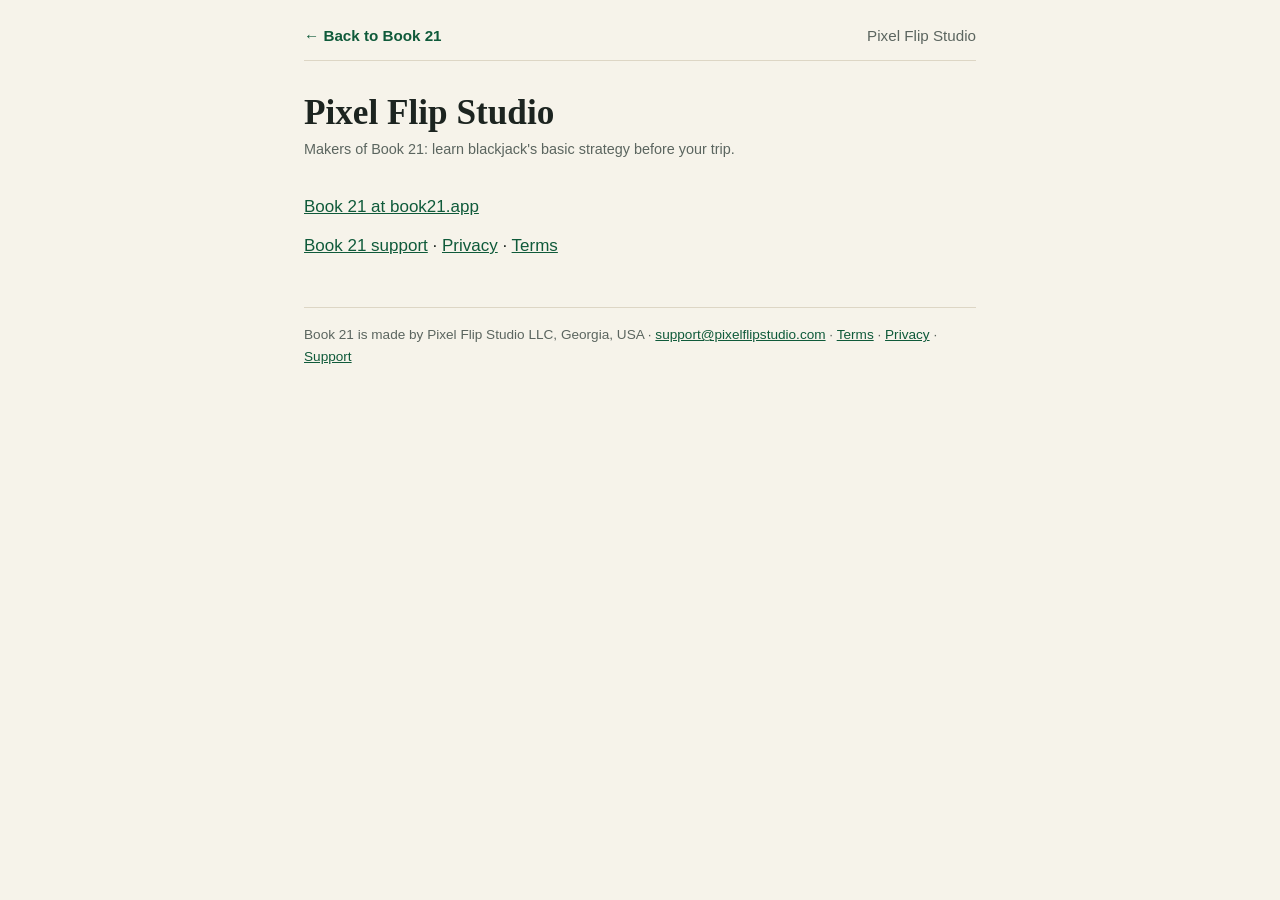
<file: index.html>
<!doctype html>
<html lang="en">
  <head>
    <meta charset="utf-8" />
    <meta name="viewport" content="width=device-width, initial-scale=1, viewport-fit=cover" />
    <title>Pixel Flip Studio · Book 21</title>
    <link rel="stylesheet" href="/style.css" />
  </head>
  <body>
    <main>
      <nav class="top">
        <a href="https://book21.app/">&larr; Back to Book 21</a><a href="/">Pixel Flip Studio</a>
      </nav>
      <h1>Pixel Flip Studio</h1>
      <p class="meta">Makers of Book 21: learn blackjack's basic strategy before your trip.</p>
      <p><a href="https://book21.app/">Book 21 at book21.app</a></p>
      <p>
        <a href="/book21/support/">Book 21 support</a> · <a href="/book21/privacy/">Privacy</a> ·
        <a href="/book21/terms/">Terms</a>
      </p>
      <footer>
        Book 21 is made by Pixel Flip Studio LLC, Georgia, USA ·
        <a href="mailto:support@pixelflipstudio.com">support@pixelflipstudio.com</a> ·
        <a href="/book21/terms/">Terms</a> · <a href="/book21/privacy/">Privacy</a> ·
        <a href="/book21/support/">Support</a>
      </footer>
    </main>
  </body>
</html>
</file>
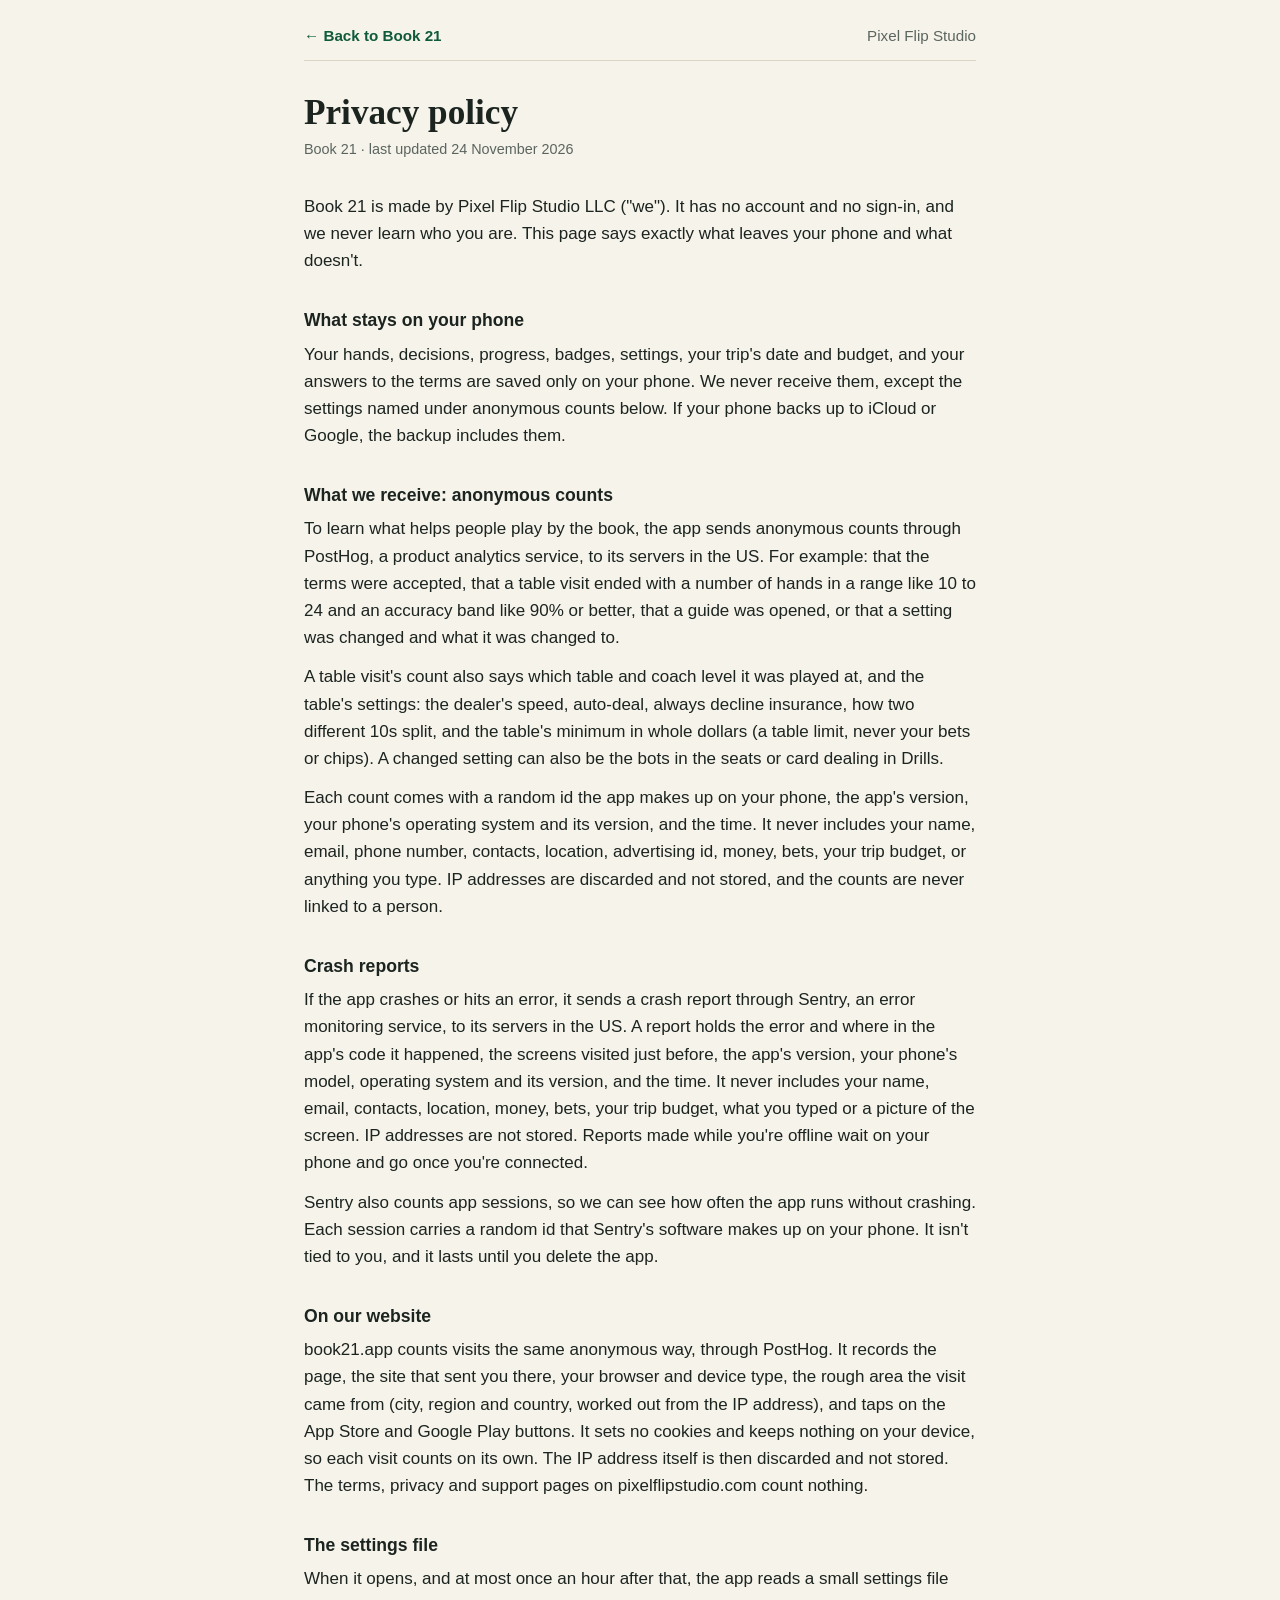
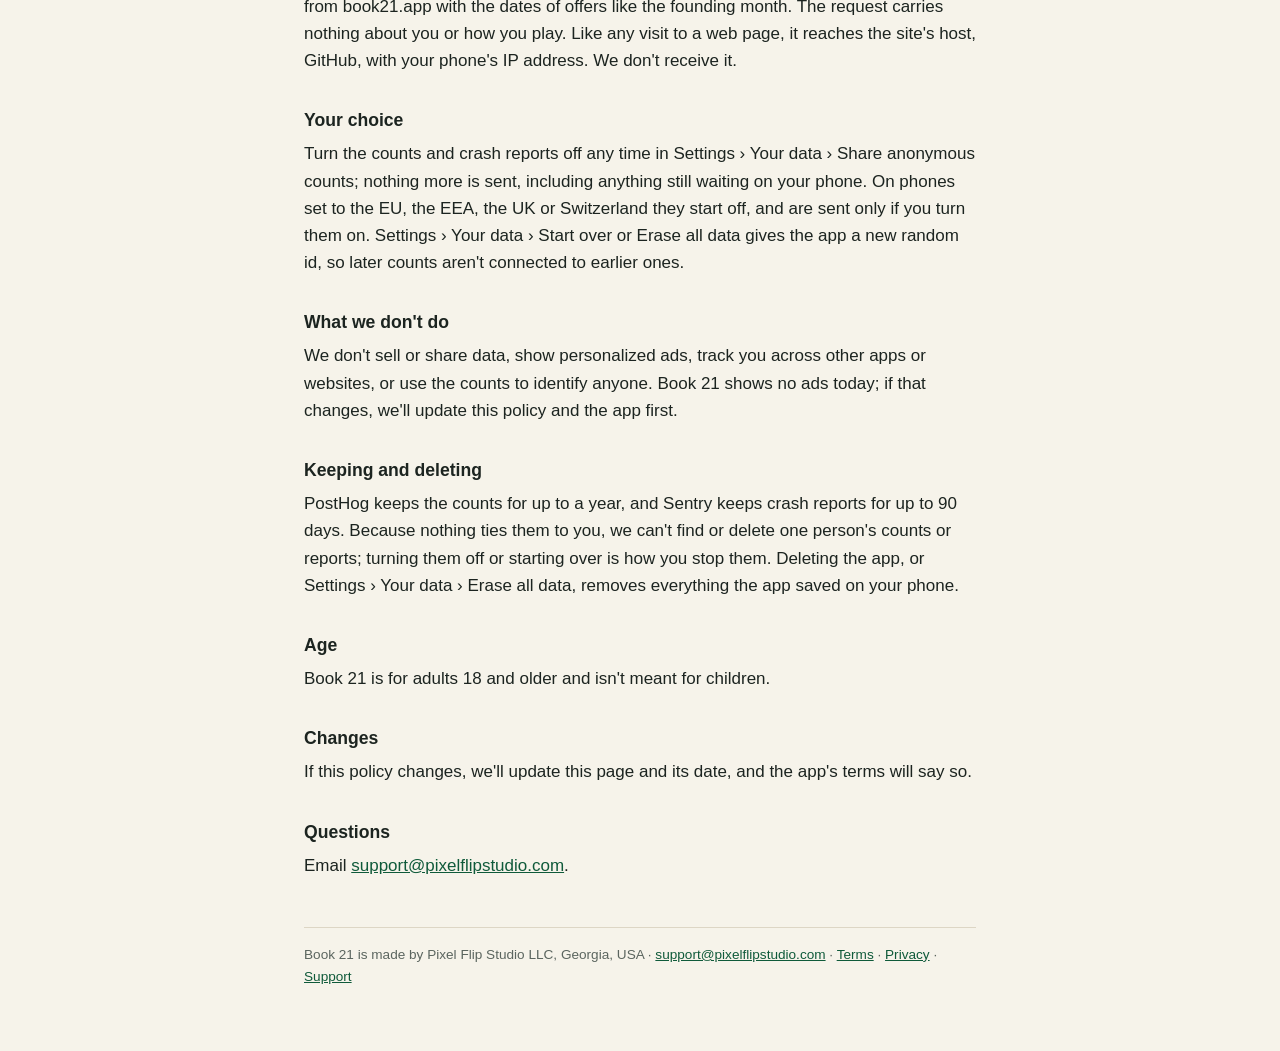
<file: book21/privacy/index.html>
<!doctype html>
<html lang="en">
  <head>
    <meta charset="utf-8" />
    <meta name="viewport" content="width=device-width, initial-scale=1, viewport-fit=cover" />
    <title>Privacy policy · Book 21</title>
    <link rel="stylesheet" href="/style.css" />
  </head>
  <body>
    <main>
      <nav class="top">
        <a href="https://book21.app/">&larr; Back to Book 21</a><a href="/">Pixel Flip Studio</a>
      </nav>
      <h1>Privacy policy</h1>
      <p class="meta">Book 21 · last updated 24 November 2026</p>
      <p>
        Book 21 is made by Pixel Flip Studio LLC ("we"). It has no account and no sign-in, and we
        never learn who you are. This page says exactly what leaves your phone and what doesn't.
      </p>
      <h2>What stays on your phone</h2>
      <p>
        Your hands, decisions, progress, badges, settings, your trip's date and budget, and your
        answers to the terms are saved only on your phone. We never receive them, except the
        settings named under anonymous counts below. If your phone backs up to iCloud or Google, the
        backup includes them.
      </p>
      <h2>What we receive: anonymous counts</h2>
      <p>
        To learn what helps people play by the book, the app sends anonymous counts through PostHog,
        a product analytics service, to its servers in the US. For example: that the terms were
        accepted, that a table visit ended with a number of hands in a range like 10 to 24 and an
        accuracy band like 90% or better, that a guide was opened, or that a setting was changed and
        what it was changed to.
      </p>
      <p>
        A table visit's count also says which table and coach level it was played at, and the
        table's settings: the dealer's speed, auto-deal, always decline insurance, how two different
        10s split, and the table's minimum in whole dollars (a table limit, never your bets or
        chips). A changed setting can also be the bots in the seats or card dealing in Drills.
      </p>
      <p>
        Each count comes with a random id the app makes up on your phone, the app's version, your
        phone's operating system and its version, and the time. It never includes your name, email,
        phone number, contacts, location, advertising id, money, bets, your trip budget, or anything
        you type. IP addresses are discarded and not stored, and the counts are never linked to a
        person.
      </p>
      <h2>Crash reports</h2>
      <p>
        If the app crashes or hits an error, it sends a crash report through Sentry, an error
        monitoring service, to its servers in the US. A report holds the error and where in the
        app's code it happened, the screens visited just before, the app's version, your phone's
        model, operating system and its version, and the time. It never includes your name, email,
        contacts, location, money, bets, your trip budget, what you typed or a picture of the
        screen. IP addresses are not stored. Reports made while you're offline wait on your phone
        and go once you're connected.
      </p>
      <p>
        Sentry also counts app sessions, so we can see how often the app runs without crashing. Each
        session carries a random id that Sentry's software makes up on your phone. It isn't tied to
        you, and it lasts until you delete the app.
      </p>
      <h2>On our website</h2>
      <p>
        book21.app counts visits the same anonymous way, through PostHog. It records the page, the
        site that sent you there, your browser and device type, the rough area the visit came from
        (city, region and country, worked out from the IP address), and taps on the App Store and
        Google Play buttons. It sets no cookies and keeps nothing on your device, so each visit
        counts on its own. The IP address itself is then discarded and not stored. The terms,
        privacy and support pages on pixelflipstudio.com count nothing.
      </p>
      <h2>The settings file</h2>
      <p>
        When it opens, and at most once an hour after that, the app reads a small settings file from
        book21.app with the dates of offers like the founding month. The request carries nothing
        about you or how you play. Like any visit to a web page, it reaches the site's host, GitHub,
        with your phone's IP address. We don't receive it.
      </p>
      <h2>Your choice</h2>
      <p>
        Turn the counts and crash reports off any time in Settings › Your data › Share anonymous
        counts; nothing more is sent, including anything still waiting on your phone. On phones set
        to the EU, the EEA, the UK or Switzerland they start off, and are sent only if you turn them
        on. Settings › Your data › Start over or Erase all data gives the app a new random id, so
        later counts aren't connected to earlier ones.
      </p>
      <h2>What we don't do</h2>
      <p>
        We don't sell or share data, show personalized ads, track you across other apps or websites,
        or use the counts to identify anyone. Book 21 shows no ads today; if that changes, we'll
        update this policy and the app first.
      </p>
      <h2>Keeping and deleting</h2>
      <p>
        PostHog keeps the counts for up to a year, and Sentry keeps crash reports for up to 90 days.
        Because nothing ties them to you, we can't find or delete one person's counts or reports;
        turning them off or starting over is how you stop them. Deleting the app, or Settings › Your
        data › Erase all data, removes everything the app saved on your phone.
      </p>
      <h2>Age</h2>
      <p>Book 21 is for adults 18 and older and isn't meant for children.</p>
      <h2>Changes</h2>
      <p>
        If this policy changes, we'll update this page and its date, and the app's terms will say
        so.
      </p>
      <h2>Questions</h2>
      <p>Email <a href="mailto:support@pixelflipstudio.com">support@pixelflipstudio.com</a>.</p>
      <footer>
        Book 21 is made by Pixel Flip Studio LLC, Georgia, USA ·
        <a href="mailto:support@pixelflipstudio.com">support@pixelflipstudio.com</a> ·
        <a href="/book21/terms/">Terms</a> · <a href="/book21/privacy/">Privacy</a> ·
        <a href="/book21/support/">Support</a>
      </footer>
    </main>
  </body>
</html>
</file>
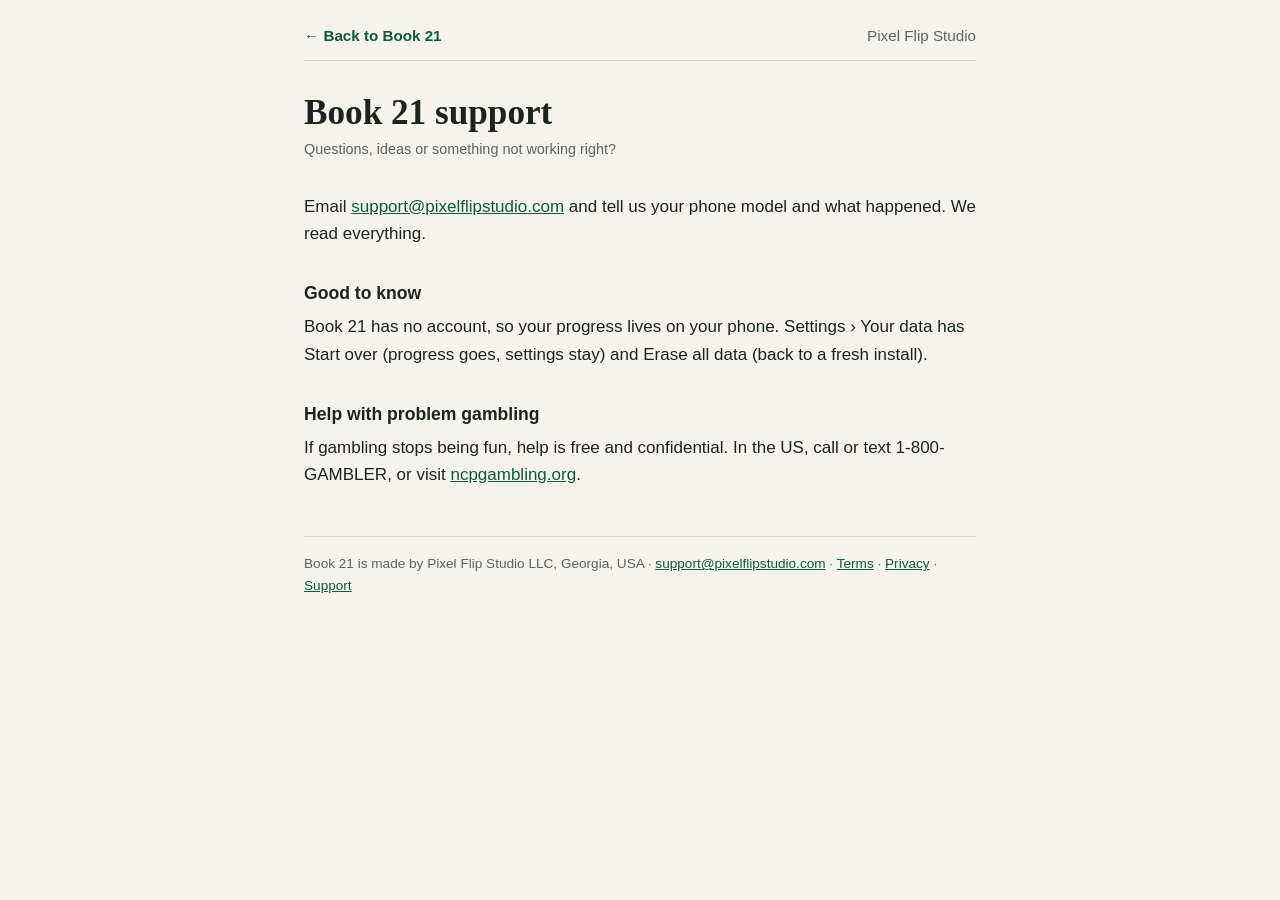
<file: book21/support/index.html>
<!doctype html>
<html lang="en">
  <head>
    <meta charset="utf-8" />
    <meta name="viewport" content="width=device-width, initial-scale=1, viewport-fit=cover" />
    <title>Support · Book 21</title>
    <link rel="stylesheet" href="/style.css" />
  </head>
  <body>
    <main>
      <nav class="top">
        <a href="https://book21.app/">&larr; Back to Book 21</a><a href="/">Pixel Flip Studio</a>
      </nav>
      <h1>Book 21 support</h1>
      <p class="meta">Questions, ideas or something not working right?</p>
      <p>
        Email <a href="mailto:support@pixelflipstudio.com">support@pixelflipstudio.com</a> and tell
        us your phone model and what happened. We read everything.
      </p>
      <h2>Good to know</h2>
      <p>
        Book 21 has no account, so your progress lives on your phone. Settings › Your data has Start
        over (progress goes, settings stay) and Erase all data (back to a fresh install).
      </p>
      <h2>Help with problem gambling</h2>
      <p>
        If gambling stops being fun, help is free and confidential. In the US, call or text
        1-800-GAMBLER, or visit <a href="https://www.ncpgambling.org">ncpgambling.org</a>.
      </p>
      <footer>
        Book 21 is made by Pixel Flip Studio LLC, Georgia, USA ·
        <a href="mailto:support@pixelflipstudio.com">support@pixelflipstudio.com</a> ·
        <a href="/book21/terms/">Terms</a> · <a href="/book21/privacy/">Privacy</a> ·
        <a href="/book21/support/">Support</a>
      </footer>
    </main>
  </body>
</html>
</file>
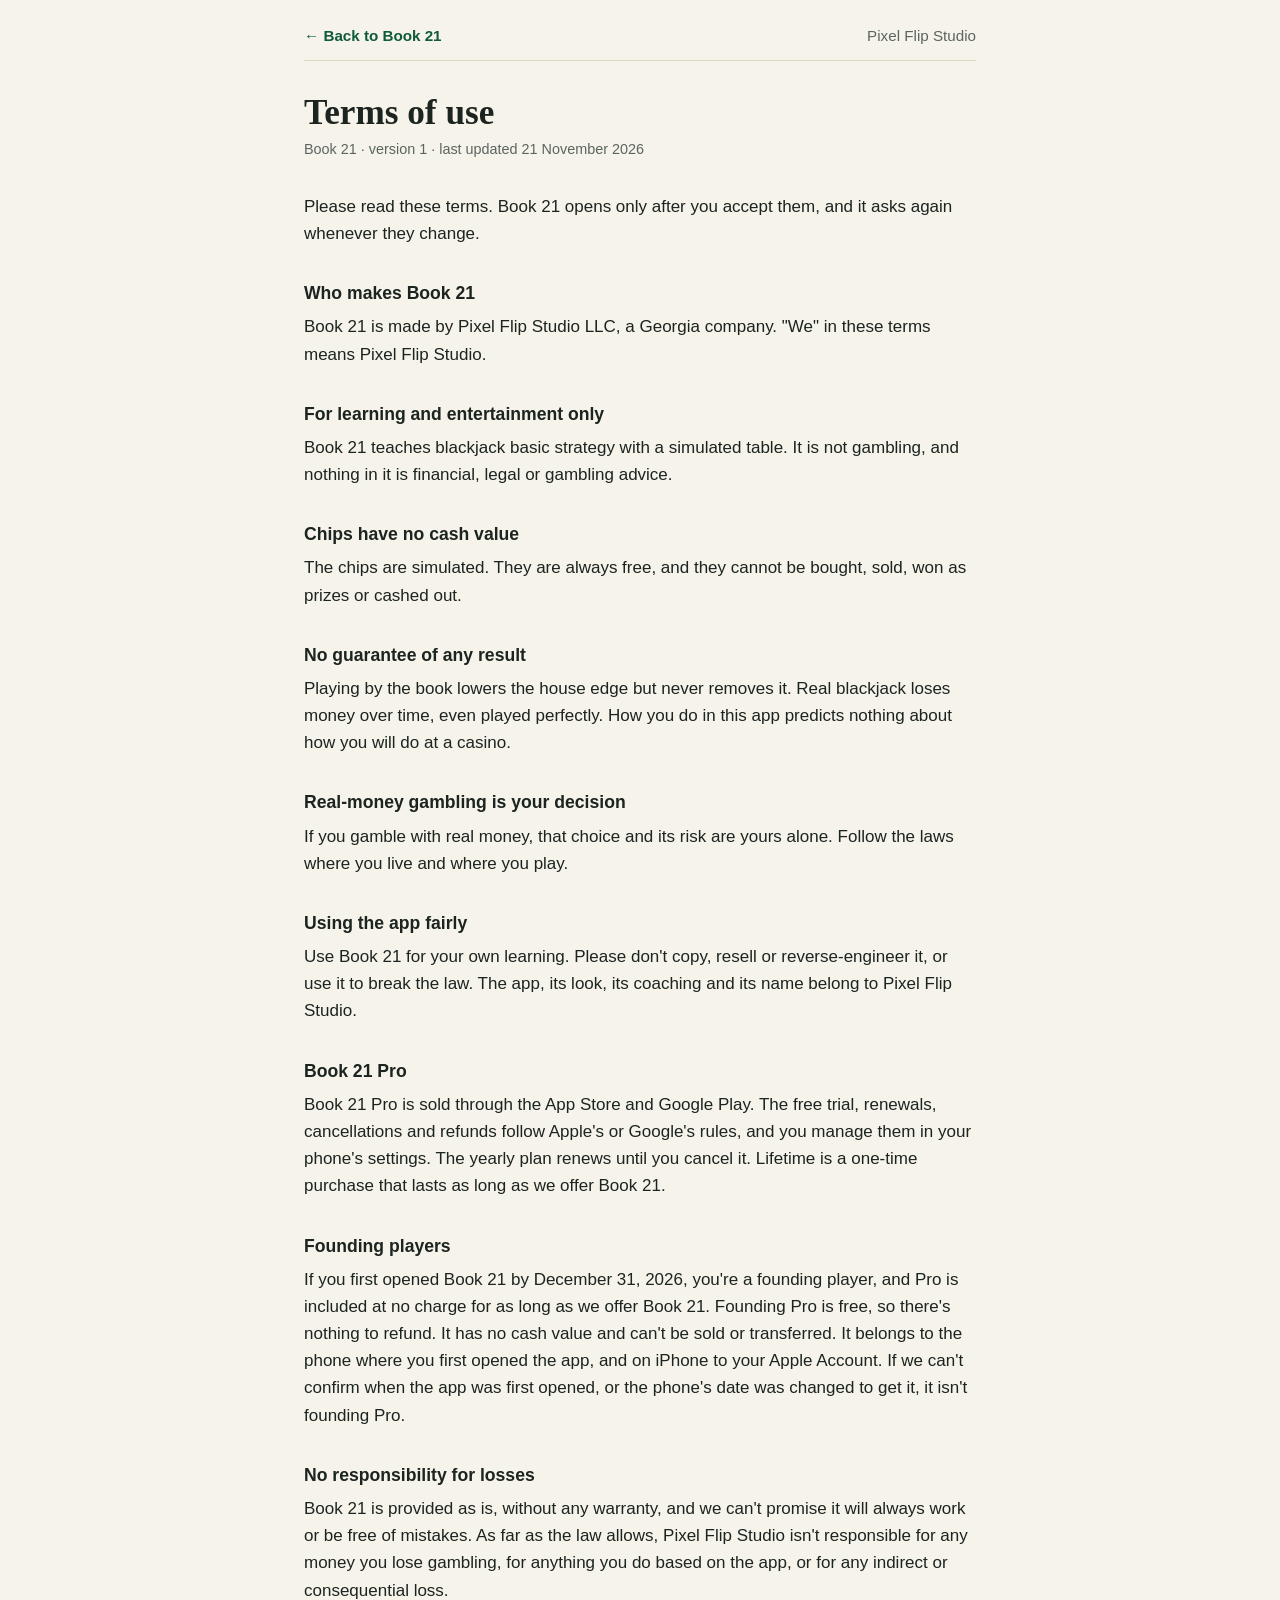
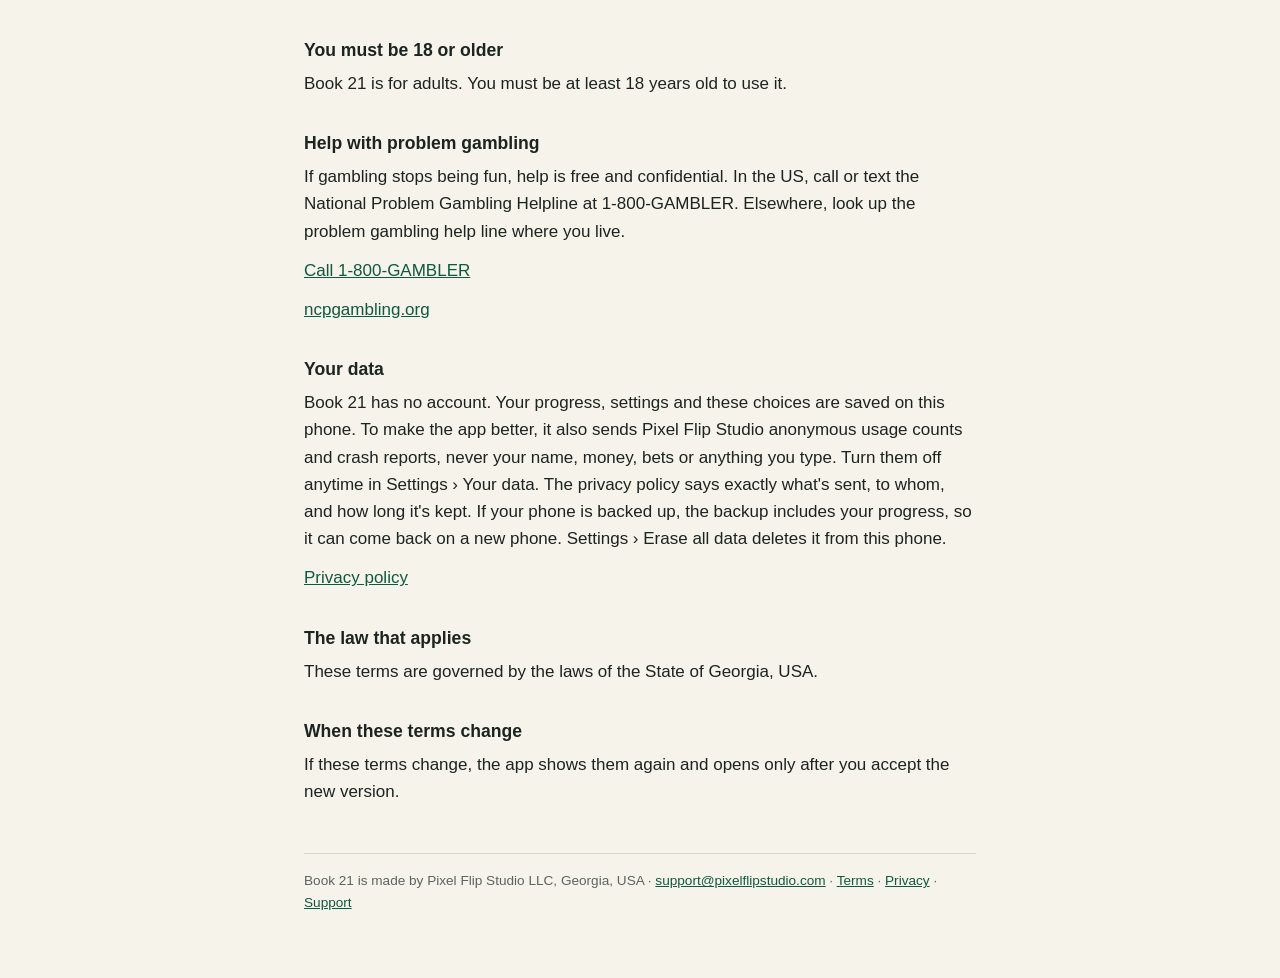
<file: book21/terms/index.html>
<!doctype html>
<html lang="en">
  <head>
    <meta charset="utf-8" />
    <meta name="viewport" content="width=device-width, initial-scale=1, viewport-fit=cover" />
    <title>Terms of use · Book 21</title>
    <link rel="stylesheet" href="/style.css" />
  </head>
  <body>
    <main>
      <nav class="top">
        <a href="https://book21.app/">&larr; Back to Book 21</a><a href="/">Pixel Flip Studio</a>
      </nav>
      <h1>Terms of use</h1>
      <p class="meta">Book 21 · version 1 · last updated 21 November 2026</p>
      <p>
        Please read these terms. Book 21 opens only after you accept them, and it asks again
        whenever they change.
      </p>
      <h2>Who makes Book 21</h2>
      <p>
        Book 21 is made by Pixel Flip Studio LLC, a Georgia company. &quot;We&quot; in these terms
        means Pixel Flip Studio.
      </p>
      <h2>For learning and entertainment only</h2>
      <p>
        Book 21 teaches blackjack basic strategy with a simulated table. It is not gambling, and
        nothing in it is financial, legal or gambling advice.
      </p>
      <h2>Chips have no cash value</h2>
      <p>
        The chips are simulated. They are always free, and they cannot be bought, sold, won as
        prizes or cashed out.
      </p>
      <h2>No guarantee of any result</h2>
      <p>
        Playing by the book lowers the house edge but never removes it. Real blackjack loses money
        over time, even played perfectly. How you do in this app predicts nothing about how you will
        do at a casino.
      </p>
      <h2>Real-money gambling is your decision</h2>
      <p>
        If you gamble with real money, that choice and its risk are yours alone. Follow the laws
        where you live and where you play.
      </p>
      <h2>Using the app fairly</h2>
      <p>
        Use Book 21 for your own learning. Please don't copy, resell or reverse-engineer it, or use
        it to break the law. The app, its look, its coaching and its name belong to Pixel Flip
        Studio.
      </p>
      <h2>Book 21 Pro</h2>
      <p>
        Book 21 Pro is sold through the App Store and Google Play. The free trial, renewals,
        cancellations and refunds follow Apple's or Google's rules, and you manage them in your
        phone's settings. The yearly plan renews until you cancel it. Lifetime is a one-time
        purchase that lasts as long as we offer Book 21.
      </p>
      <h2>Founding players</h2>
      <p>
        If you first opened Book 21 by December 31, 2026, you're a founding player, and Pro is
        included at no charge for as long as we offer Book 21. Founding Pro is free, so there's
        nothing to refund. It has no cash value and can't be sold or transferred. It belongs to the
        phone where you first opened the app, and on iPhone to your Apple Account. If we can't
        confirm when the app was first opened, or the phone's date was changed to get it, it isn't
        founding Pro.
      </p>
      <h2>No responsibility for losses</h2>
      <p>
        Book 21 is provided as is, without any warranty, and we can't promise it will always work or
        be free of mistakes. As far as the law allows, Pixel Flip Studio isn't responsible for any
        money you lose gambling, for anything you do based on the app, or for any indirect or
        consequential loss.
      </p>
      <h2>You must be 18 or older</h2>
      <p>Book 21 is for adults. You must be at least 18 years old to use it.</p>
      <h2>Help with problem gambling</h2>
      <p>
        If gambling stops being fun, help is free and confidential. In the US, call or text the
        National Problem Gambling Helpline at 1-800-GAMBLER. Elsewhere, look up the problem gambling
        help line where you live.
      </p>
      <p><a href="tel:18004262537">Call 1-800-GAMBLER</a></p>
      <p><a href="https://www.ncpgambling.org">ncpgambling.org</a></p>
      <h2>Your data</h2>
      <p>
        Book 21 has no account. Your progress, settings and these choices are saved on this phone.
        To make the app better, it also sends Pixel Flip Studio anonymous usage counts and crash
        reports, never your name, money, bets or anything you type. Turn them off anytime in
        Settings › Your data. The privacy policy says exactly what's sent, to whom, and how long
        it's kept. If your phone is backed up, the backup includes your progress, so it can come
        back on a new phone. Settings › Erase all data deletes it from this phone.
      </p>
      <p><a href="https://pixelflipstudio.com/book21/privacy">Privacy policy</a></p>
      <h2>The law that applies</h2>
      <p>These terms are governed by the laws of the State of Georgia, USA.</p>
      <h2>When these terms change</h2>
      <p>
        If these terms change, the app shows them again and opens only after you accept the new
        version.
      </p>
      <footer>
        Book 21 is made by Pixel Flip Studio LLC, Georgia, USA ·
        <a href="mailto:support@pixelflipstudio.com">support@pixelflipstudio.com</a> ·
        <a href="/book21/terms/">Terms</a> · <a href="/book21/privacy/">Privacy</a> ·
        <a href="/book21/support/">Support</a>
      </footer>
    </main>
  </body>
</html>
</file>
<file: style.css>
:root {
  --bg: #f6f3ea;
  --fg: #1c2420;
  --muted: #5b655f;
  --line: #ddd6c5;
  --accent: #0f5a3a;
  color-scheme: light;
}
@media (prefers-color-scheme: dark) {
  :root {
    --bg: #08130e;
    --fg: #e4ebe6;
    --muted: #9aa8a0;
    --line: #1f3329;
    --accent: #7fc9a2;
    color-scheme: dark;
  }
}
body {
  margin: 0;
  background: var(--bg);
  color: var(--fg);
  font:
    17px/1.6 -apple-system,
    BlinkMacSystemFont,
    'Segoe UI',
    Roboto,
    sans-serif;
}
main {
  max-width: 42rem;
  margin: 0 auto;
  padding: 48px max(20px, env(safe-area-inset-left)) 64px;
}
h1 {
  font-family: Georgia, 'Times New Roman', serif;
  font-size: 2.2rem;
  line-height: 1.15;
  margin: 0 0 4px;
  text-wrap: balance;
}
h2 {
  font-size: 1.1rem;
  margin: 32px 0 6px;
}
p,
li {
  margin: 0 0 12px;
}
.meta {
  color: var(--muted);
  font-size: 0.9rem;
  margin-bottom: 32px;
}
a {
  color: var(--accent);
}
footer {
  margin-top: 48px;
  padding-top: 16px;
  border-top: 1px solid var(--line);
  color: var(--muted);
  font-size: 0.85rem;
}
.top {
  display: flex;
  justify-content: space-between;
  gap: 16px;
  flex-wrap: wrap;
  margin: -24px 0 32px;
  padding-bottom: 12px;
  border-bottom: 1px solid var(--line);
  font-size: 0.95rem;
}
.top a {
  text-decoration: none;
  font-weight: 600;
}
.top a:last-child {
  color: var(--muted);
  font-weight: 400;
}
</file>
